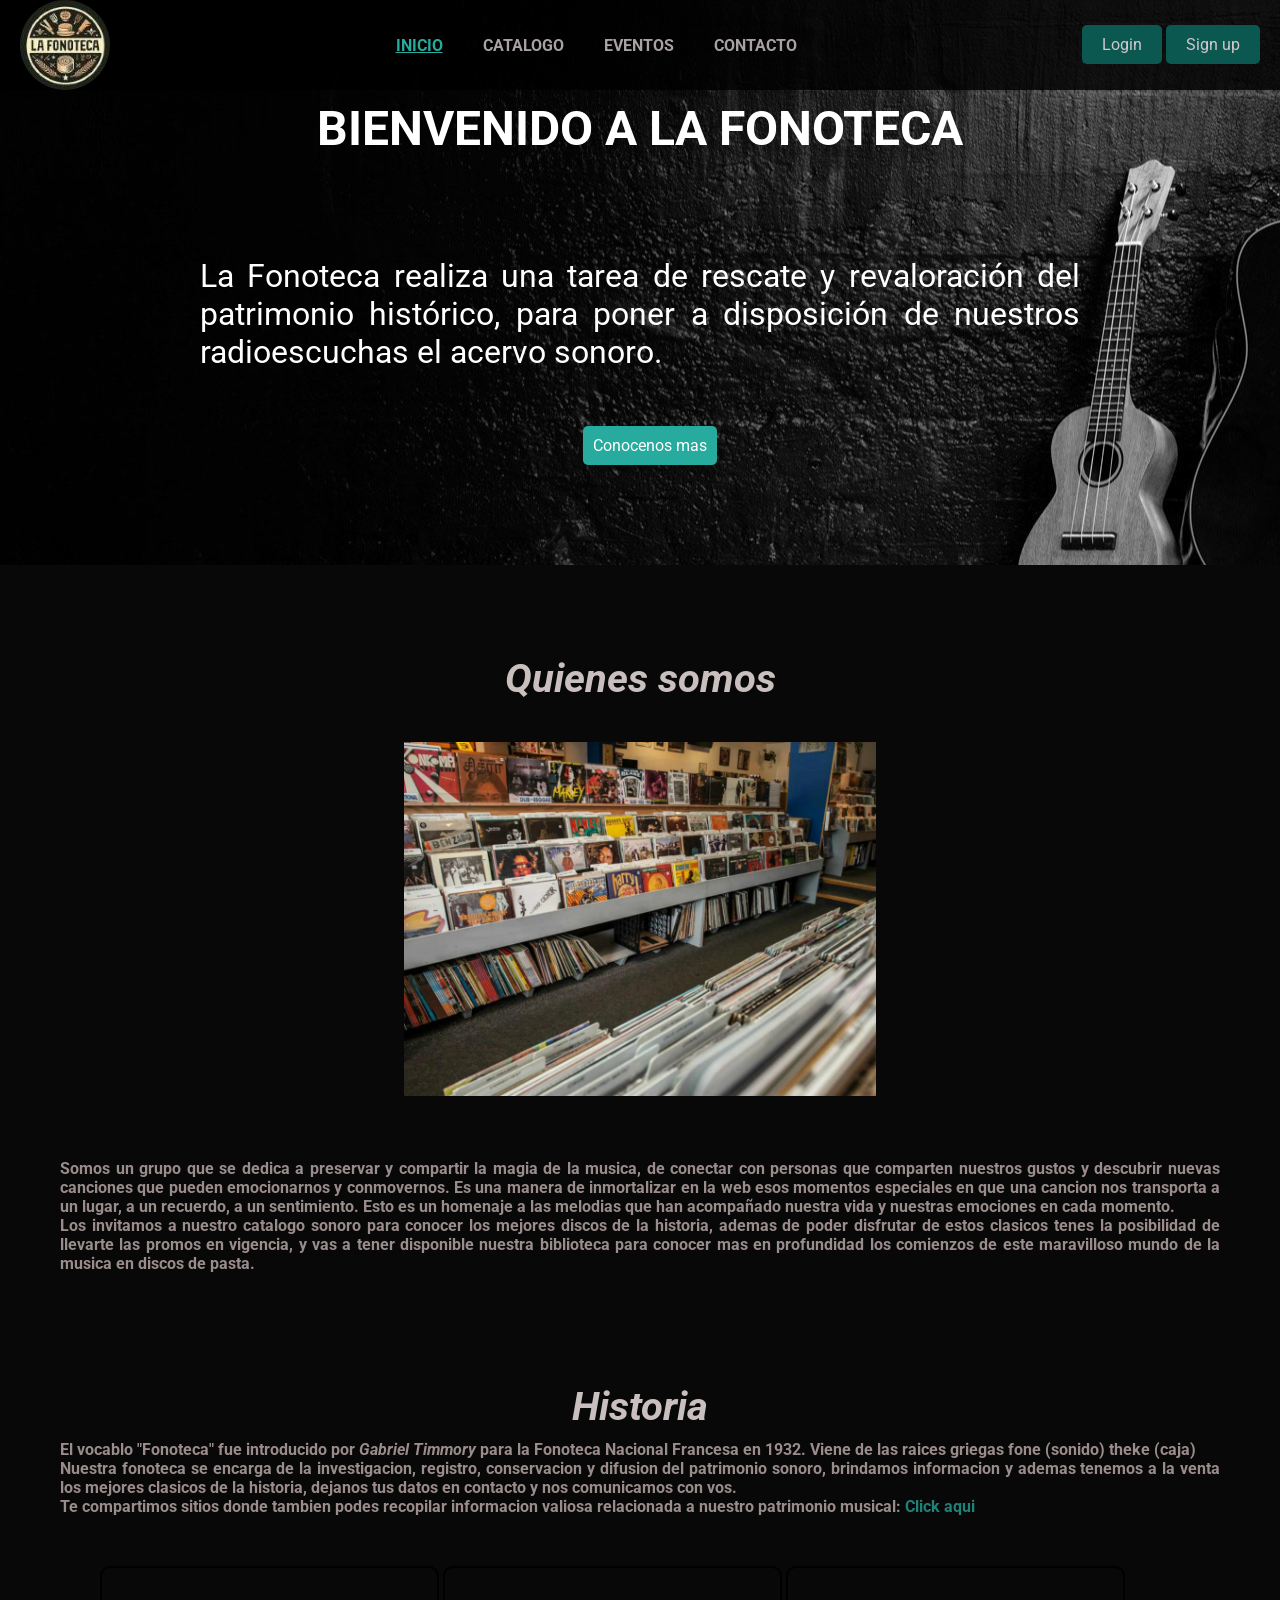
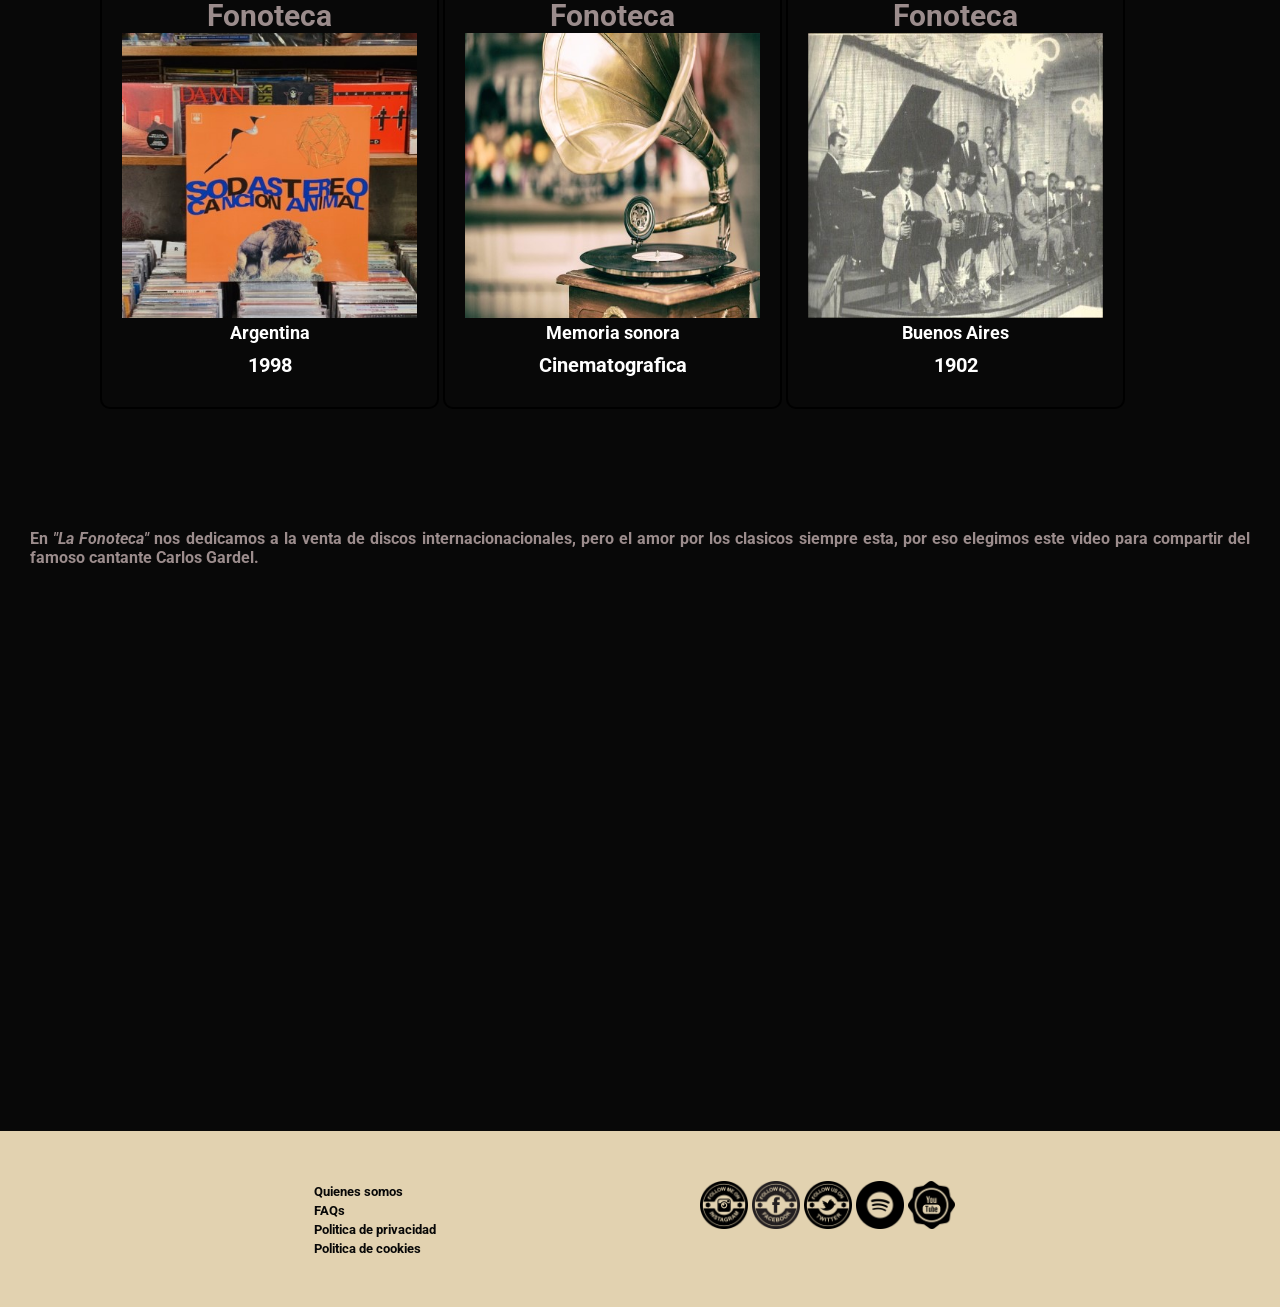
<file: index.html>
<!DOCTYPE html>
<html lang="es">
<head>
    <meta charset="UTF-8">
    <meta name="viewport" content="width=device-width, initial-scale=1.0">
    <meta name="description" content="disqueria online, eventos musicales, Grupo 1 Codo a Codo 4.0">
    <meta name="keywords" content="musica, eventos, fonoteca, discos">
    <link rel="icon" href="./Assets/images/icono.png" type="image/png">
    <link rel="stylesheet" href="./css/style.css">
    <title>Index</title>
</head>
<body class="body">
    <header class="header_eventos">
        <div class="contenedor">
            <div class="menu">
                <img src="./Assets/images/Logo2.jpg" alt="Icono La Fonoteca">
                <div class="lista">
                    <nav>
                        <ul>
                            <li><a class="active" href="./index.html">Inicio</a></li>
                            <li><a href="./Pages/catalogo.html">Catalogo</a></li>
                            <li><a href="./Pages/eventos.html">Eventos</a></li>
                            <li><a href="./Pages/contacto.html">Contacto</a></li>
                        </ul>
                    </nav>
                </div>
                <div class="boton">
                    <a href="./Pages/en_contruccion.html" target="_blank">Login</a>
                    <a href="./Pages/en_contruccion.html" target="_blank">Sign up</a>
                </div>
            </div>
        </div>
        <div id="hidden">
            <div id="menu_desplegable">
                <img src="./Assets/images/Logo2.jpg" alt="Icono La Fonoteca">
                <div class="lista_desplegable">
                    <nav>
                        <input type="checkbox" id="menu">
                        <label for="menu"><img id="icono_menu" src="./Assets/images/menu.png" alt="icono menu"></label>
                        <ol>
                            <li><a class="active" href="./index.html">Inicio</a></li>
                            <li><a href="./Pages/catalogo.html">Catalogo</a></li>
                            <li><a href="./Pages/eventos.html">Eventos</a></li>
                            <li><a href="./Pages/contacto.html">Contacto</a></li>
                            <li class="li"><a href="./Pages/en_contruccion.html" target="_blank">Login</a></li>
                            <li class="li"><a href="./Pages/en_contruccion.html" target="_blank">Sign up</a></li>
                        </ol>
                    </nav>
                </div>
            </div>
        </div>
    </header>
    <main>
        <section id="container-index">
            <h1 class="animacion">Bienvenido a La Fonoteca</h1>
            <p id="encabezado">La Fonoteca realiza una tarea de rescate y revaloración del patrimonio histórico, para poner a disposición de nuestros radioescuchas el acervo sonoro.</p>  
            <div id="boton_index"><a href="./Pages/en_contruccion.html" target="_blank">Conocenos mas</a></div>
        </section>
        <section class="container-mision">
            <h2 >Quienes somos</h2>
            <img class="img-mision" src="./Assets/images/Fono.jpg" alt="Imagen del local">
            <p class="text">Somos un grupo que se dedica a preservar y compartir la magia de la musica, de conectar con personas que comparten nuestros gustos y descubrir nuevas canciones que pueden emocionarnos y conmovernos. Es una manera de inmortalizar en la web esos momentos especiales en que una cancion nos transporta a un lugar, a un recuerdo, a un sentimiento. Esto es un homenaje a las melodias que han acompañado nuestra vida y nuestras emociones en cada momento. <br>Los invitamos a nuestro catalogo sonoro para conocer los mejores discos de la historia, ademas de poder disfrutar de estos clasicos tenes la posibilidad de llevarte las promos en vigencia, y vas a tener disponible nuestra biblioteca para conocer mas en profundidad los comienzos de este maravilloso mundo de la musica en discos de pasta.</p>
        </section>
        <section class="container-historia">
            <h3 id="history" >Historia</h3>
            <p class="text" >El vocablo "Fonoteca" fue introducido por <em><strong>Gabriel Timmory</strong></em> para la Fonoteca Nacional Francesa en 1932. Viene de las raices griegas fone (sonido) theke (caja) <br> Nuestra fonoteca se encarga de la investigacion, registro, conservacion y difusion del patrimonio sonoro, brindamos informacion y ademas tenemos a la venta los mejores clasicos de la historia, dejanos tus datos en contacto y nos comunicamos con vos. <br> Te compartimos sitios donde tambien podes recopilar informacion valiosa relacionada a nuestro patrimonio musical: <a href="./Pages/en_contruccion.html" target="_blank">Click aqui</a></p>
        <div class="galeria">
            <ul class="productos">
                <li>
                    <h4 class="titulo-galeria">Fonoteca</h4>
                    <img src="./Assets/images/fonoteca_nacional_Arg_1.jpg" alt="Error al cargar imagen">
                    <p class="producto-descripcion">Argentina</p>
                    <p class="producto-año">1998</p>
                </li>
                <li>
                    <h4 class="titulo-galeria">Fonoteca</h4>
                    <img src="./Assets/images/memoria_cinematografica.jpg" alt="Error al cargar imagen">
                    <p class="producto-descripcion">Memoria sonora</p>
                    <p class="producto-año">Cinematografica</p>
                </li>
                <li>
                    <h4 class="titulo-galeria">Fonoteca</h4>
                    <img src="./Assets/images/Fonoteca_Nacional_Musica_1902.jpg" alt="Error al cargar imagen">
                    <p class="producto-descripcion">Buenos Aires</p>
                    <p class="producto-año">1902</p>
                </li>
            </ul>
        </div>
        </section>

        <section class="container-contenido" >
            <p class="text" >En <strong><em>"La Fonoteca"</em></strong> nos dedicamos a la venta de discos internacionacionales, pero el amor por los clasicos siempre esta, por eso elegimos este video para compartir del famoso cantante Carlos Gardel.</p>

            <div >
                <iframe class="container-video" src="https://www.youtube.com/embed/29UBiiLG5Z4?si=FC2PPcsYjZdq1QbZ" title="YouTube video player" allow="accelerometer; autoplay; clipboard-write; encrypted-media; gyroscope; picture-in-picture; web-share" referrerpolicy="strict-origin-when-cross-origin" allowfullscreen></iframe>
            </div>
            
        </section>
    </main>
    <footer>
        <div class="footer_datos">
            <ul class="datos">
                <li><a href="./Pages/en_contruccion.html" target="_blank">Quienes somos</a></li>
                <li><a href="./Pages/en_contruccion.html" target="_blank">FAQs</a></li>
                <li><a href="./Pages/en_contruccion.html" target="_blank">Politica de privacidad</a></li>
                <li><a href="./Pages/en_contruccion.html" target="_blank">Politica de cookies</a></li>
            </ul>
        </div>
        <div class="redes">
            <a href="https://www.instagram.com/" target="_blank"><img src="./Assets/images/sigueme-en-la-insignia-retro-de-instagram.png" alt="instagram"></a>
            <a href="https://www.facebook.com/" target="_blank"><img src="./Assets/images/insignia-circular-retro-social-de-facebook.png" alt="facebook"></a>
            <a href="https://twitter.com/?lang=es" target="_blank"><img src="./Assets/images/siguenos-en-la-insignia-retro-de-twitter.png" alt="Twitter"></a>
            <a href="https://open.spotify.com/intl-es" target="_blank"><img src="./Assets/images/Insignia-spotify.png" alt="spotify"></a>
            <a href="https://www.youtube.com/" target="_blank"><img src="./Assets/images/insignia-social-de-youtube.png" alt="youtube"></a>
        </div>
    </footer>
</body>
</html>
</file>
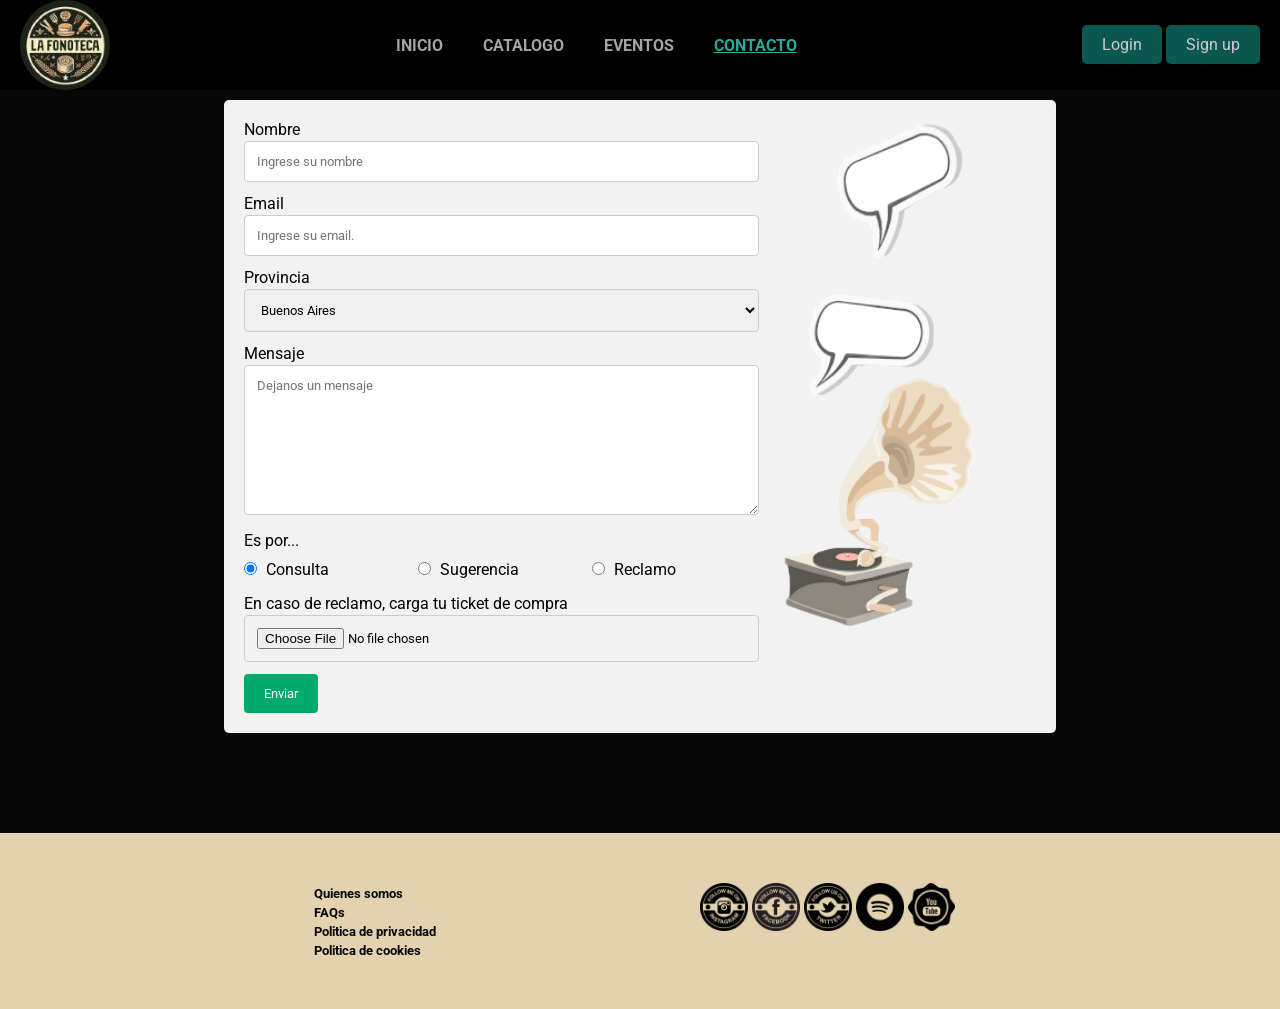
<file: Pages/contacto.html>
<!DOCTYPE html>
<html lang="en">
<head>
    <meta charset="UTF-8">
    <meta name="viewport" content="width=device-width, initial-scale=1.0">
    <meta name="description" content="disqueria online, eventos musicales, Grupo 1 Codo a Codo 4.0">
    <meta name="keywords" content="musica, eventos, fonoteca, discos">
    <link rel="icon" href="../Assets/images/icono.png" type="image/png">
    <link rel="stylesheet" href="../css/style.css">
    <title>Contacto - TestPage</title>
</head>
<body class="body">
    <header class="header_eventos">
        <div class="contenedor">
            <div class="menu">
                <img src="../Assets/images/Logo2.jpg" alt="Icono La Fonoteca">
                <div class="lista">
                    <nav>
                        <ul>
                            <li><a href="../index.html">Inicio</a></li>
                            <li><a href="../Pages/catalogo.html">Catalogo</a></li>
                            <li><a href="../Pages/eventos.html">Eventos</a></li>
                            <li><a class="active" href="../Pages/contacto.html">Contacto</a></li>
                        </ul>
                    </nav>
                </div>
                <div class="boton">
                    <a href="./en_contruccion.html" target="_blank">Login</a>
                    <a href="./en_contruccion.html" target="_blank">Sign up</a>
                </div>
            </div>
        </div>    
        <div id="hidden">
            <div id="menu_desplegable">
                <img src="../Assets/images/Logo2.jpg" alt="Icono La Fonoteca">
                <div class="lista_desplegable">
                    <nav>
                        <input type="checkbox" id="menu">
                        <label for="menu"><img id="icono_menu" src="../Assets/images/menu.png" alt="icono menu"></label>
                        <ol>
                            <li><a href="../index.html">Inicio</a></li>
                            <li><a href="../Pages/catalogo.html">Catalogo</a></li>
                            <li><a href="../Pages/eventos.html">Eventos</a></li>
                            <li><a class="active" href="../Pages/contacto.html">Contacto</a></li>
                            <li class="li"><a href="./en_contruccion.html" target="_blank">Login</a></li>
                            <li class="li"><a href="./en_contruccion.html" target="_blank">Sign Up</a></li>
                        </ol>
                    </nav>
                </div>
            </div>
        </div>
    </header>
    <main id="main_contacto">
        <div class="container">
            <div class="form-container">
                <form id="contactForm" action="../Pages/contacto.html" method="post">
              
                  <label for="name">Nombre</label>
                  <input type="text" id="name" name="name" placeholder="Ingrese su nombre">
              
                  <label for="email">Email</label>
                  <input type="email" id="email" name="email" placeholder="Ingrese su email.">
              
                  <label for="provincia">Provincia</label>
                  <select id="provincia" name="provincia">
                    <option value="buenos_aires">Buenos Aires</option>
                    <option value="catamarca">Catamarca</option>
                    <option value="chaco">Chaco</option>
                    <option value="chubut">Chubut</option>
                    <option value="cordoba">Córdoba</option>
                    <option value="corrientes">Corrientes</option>
                    <option value="entre_rios">Entre Ríos</option>
                    <option value="formosa">Formosa</option>
                    <option value="jujuy">Jujuy</option>
                    <option value="la_pampa">La Pampa</option>
                    <option value="la_rioja">La Rioja</option>
                    <option value="mendoza">Mendoza</option>
                    <option value="misiones">Misiones</option>
                    <option value="neuquen">Neuquén</option>
                    <option value="rio_negro">Río Negro</option>
                    <option value="salta">Salta</option>
                    <option value="san_juan">San Juan</option>
                    <option value="san_luis">San Luis</option>
                    <option value="santa_cruz">Santa Cruz</option>
                    <option value="santa_fe">Santa Fe</option>
                    <option value="santiago_del_estero">Santiago del Estero</option>
                    <option value="tierra_del_fuego">Tierra del Fuego</option>
                    <option value="tucuman">Tucumán</option>
                  </select>
              
                  <label for="mensaje">Mensaje</label>
                  <textarea id="mensaje" name="mensaje" placeholder="Dejanos un mensaje" style="height:150px"></textarea>
              
                  <label>Es por... </label>
                  <div class="radio-container">
                    <label class="radio-label">
                      <input type="radio" class="radio-input" name="motivo" value="consulta" checked> Consulta
                    </label>
                    <label class="radio-label">
                      <input type="radio" class="radio-input" name="motivo" value="sugerencia"> Sugerencia
                    </label>
                    <label class="radio-label">
                        <input type="radio" class="radio-input" name="motivo" value="reclamo"> Reclamo
                      </label>
                  </div>

                <label for="imagen">En caso de reclamo, carga tu ticket de compra</label>
                <input type="file" id="imagen" name="imagen" accept="image/jpeg, image/jpg">
                
                <input type="button" value="Enviar" onclick="validateForm()">
                </form>
            </div>
            <div class="form-image">
                <img src="../Assets/images/form_side.png" alt="Formulario de contacto">
            </div>
          </div>
            <div id="popup" class="popup" style="display: none;">
                <div class="popup-content">
                    <div class="popup-header">
                        <span class="popup-title"></span>
                        <span class="popup-close" onclick="closePopup()">x</span>
                    </div>
                    <div class="popup-message"></div>
                </div>
            </div>
    </main>
    <footer>
        <div class="footer_datos">
            <ul class="datos">
                <li><a href="./en_contruccion.html" target="_blank">Quienes somos</a></li>
                <li><a href="./en_contruccion.html" target="_blank">FAQs</a></li>
                <li><a href="./en_contruccion.html" target="_blank">Politica de privacidad</a></li>
                <li><a href="./en_contruccion.html" target="_blank">Politica de cookies</a></li>
            </ul>
        </div>
        <div class="redes">
            <a href="https://www.instagram.com/" target="_blank"><img src="../Assets/images/sigueme-en-la-insignia-retro-de-instagram.png" alt="instagram"></a>
            <a href="https://www.facebook.com/" target="_blank"><img src="../Assets/images/insignia-circular-retro-social-de-facebook.png" alt="facebook"></a>
            <a href="https://twitter.com/?lang=es" target="_blank"><img src="../Assets/images/siguenos-en-la-insignia-retro-de-twitter.png" alt="Twitter"></a>
            <a href="https://open.spotify.com/intl-es" target="_blank"><img src="../Assets/images/Insignia-spotify.png" alt="spotify"></a>
            <a href="https://www.youtube.com/" target="_blank"><img src="../Assets/images/insignia-social-de-youtube.png" alt="youtube"></a>
        </div>
    </footer>
    <script src="../scripts/validateForm.js"></script>
</body>
</html>
</file>
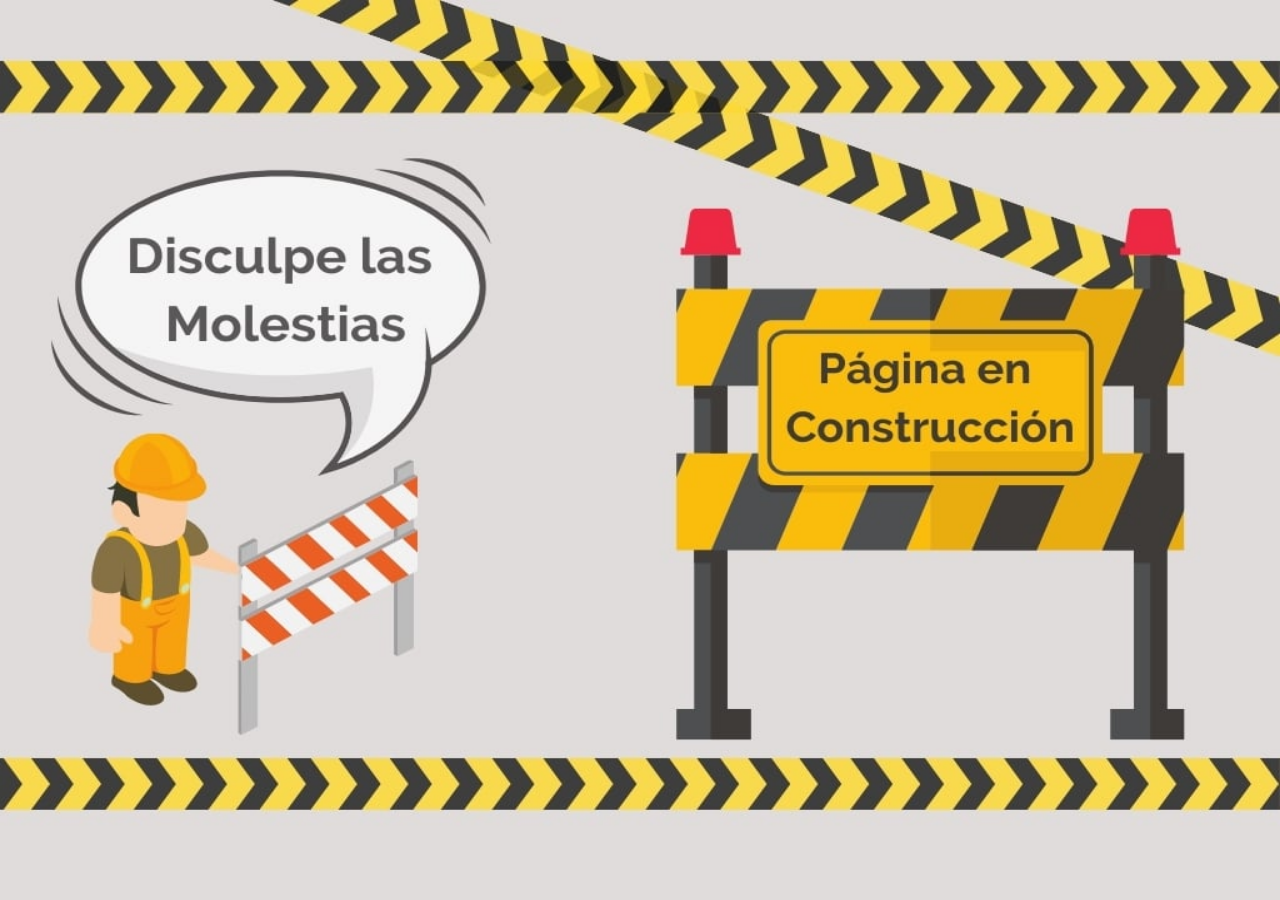
<file: Pages/en_contruccion.html>
<!DOCTYPE html>
<html lang="en">
<head>
    <meta charset="UTF-8">
    <meta name="viewport" content="width=device-width, initial-scale=1.0">
    <meta name="description" content="disqueria online, eventos musicales, Grupo 1 Codo a Codo 4.0">
    <meta name="keywords" content="musica, eventos, fonoteca, discos">
    <link rel="icon" href="../Assets/images/icono.png" type="image/png">
    <link rel="stylesheet" href="../css/style.css">
    <title>En construccion</title>
</head>
<body id="construccion">
</body>
</html>
</file>
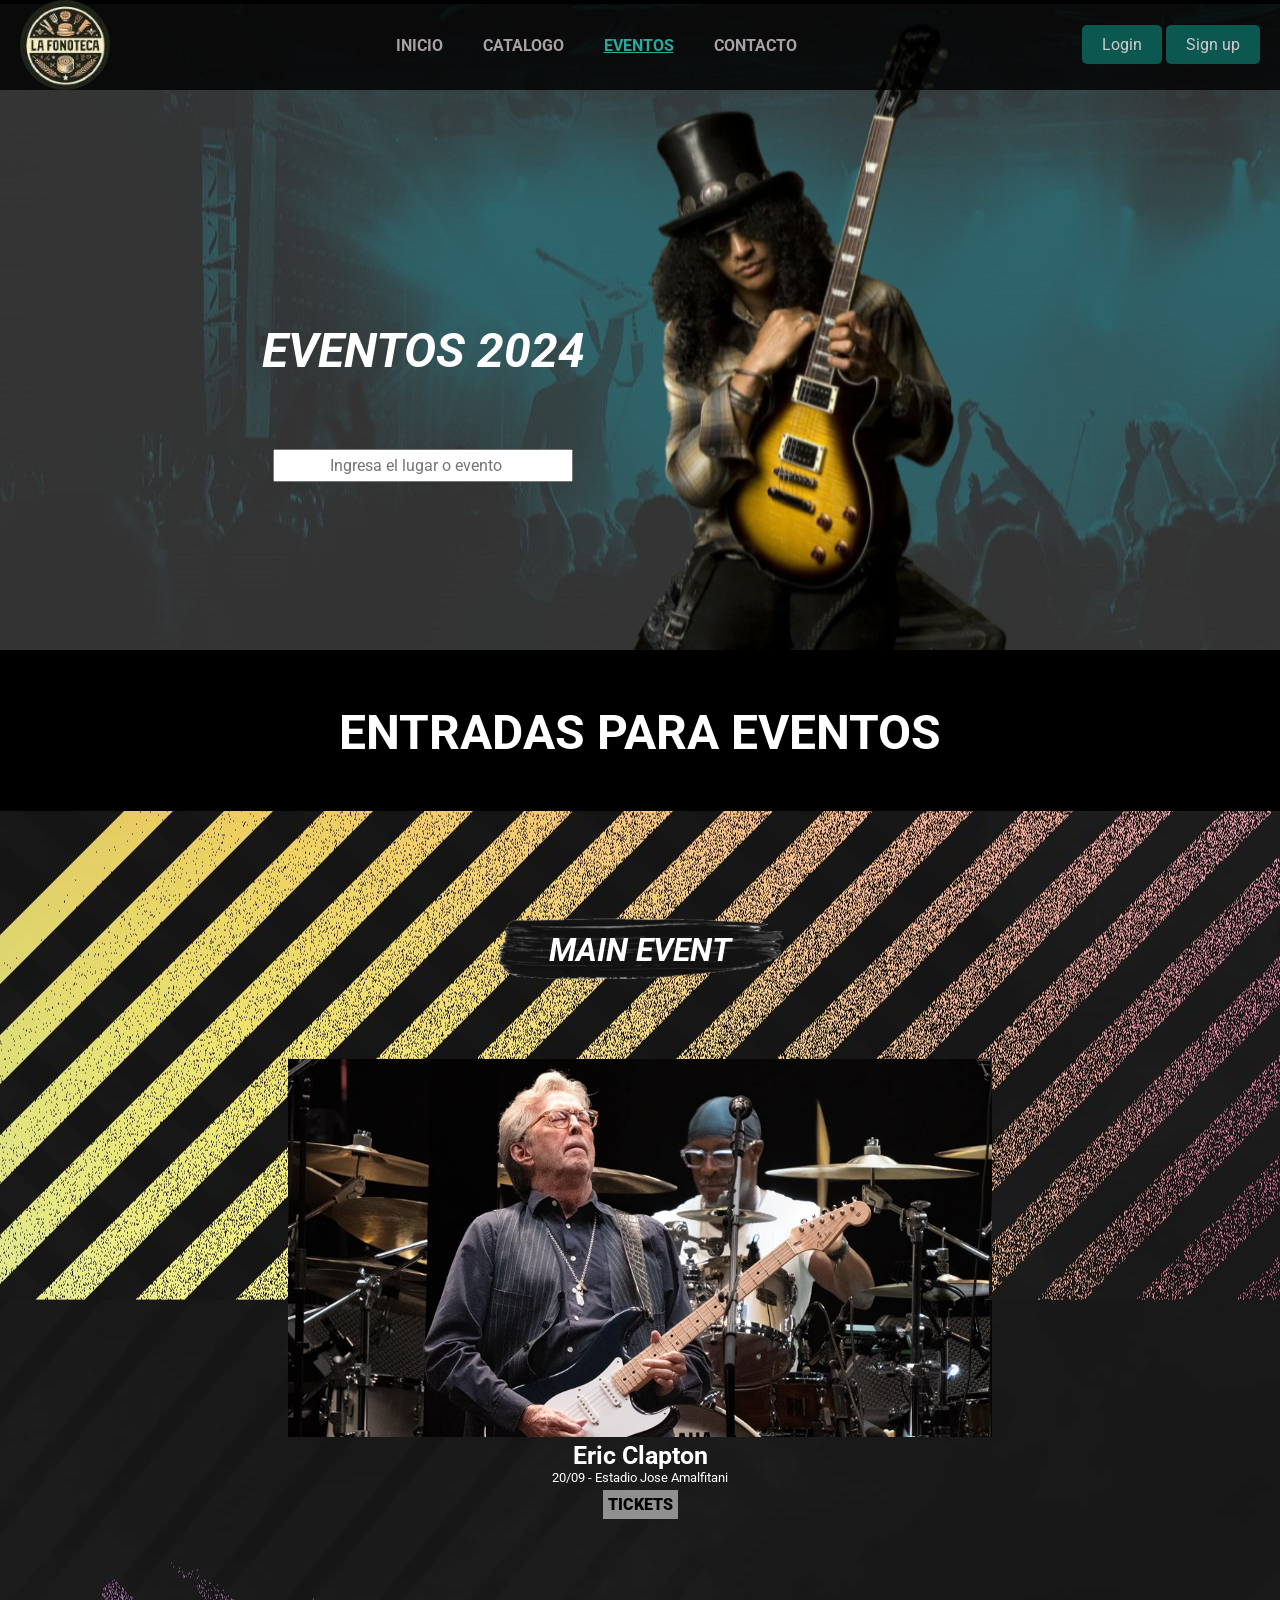
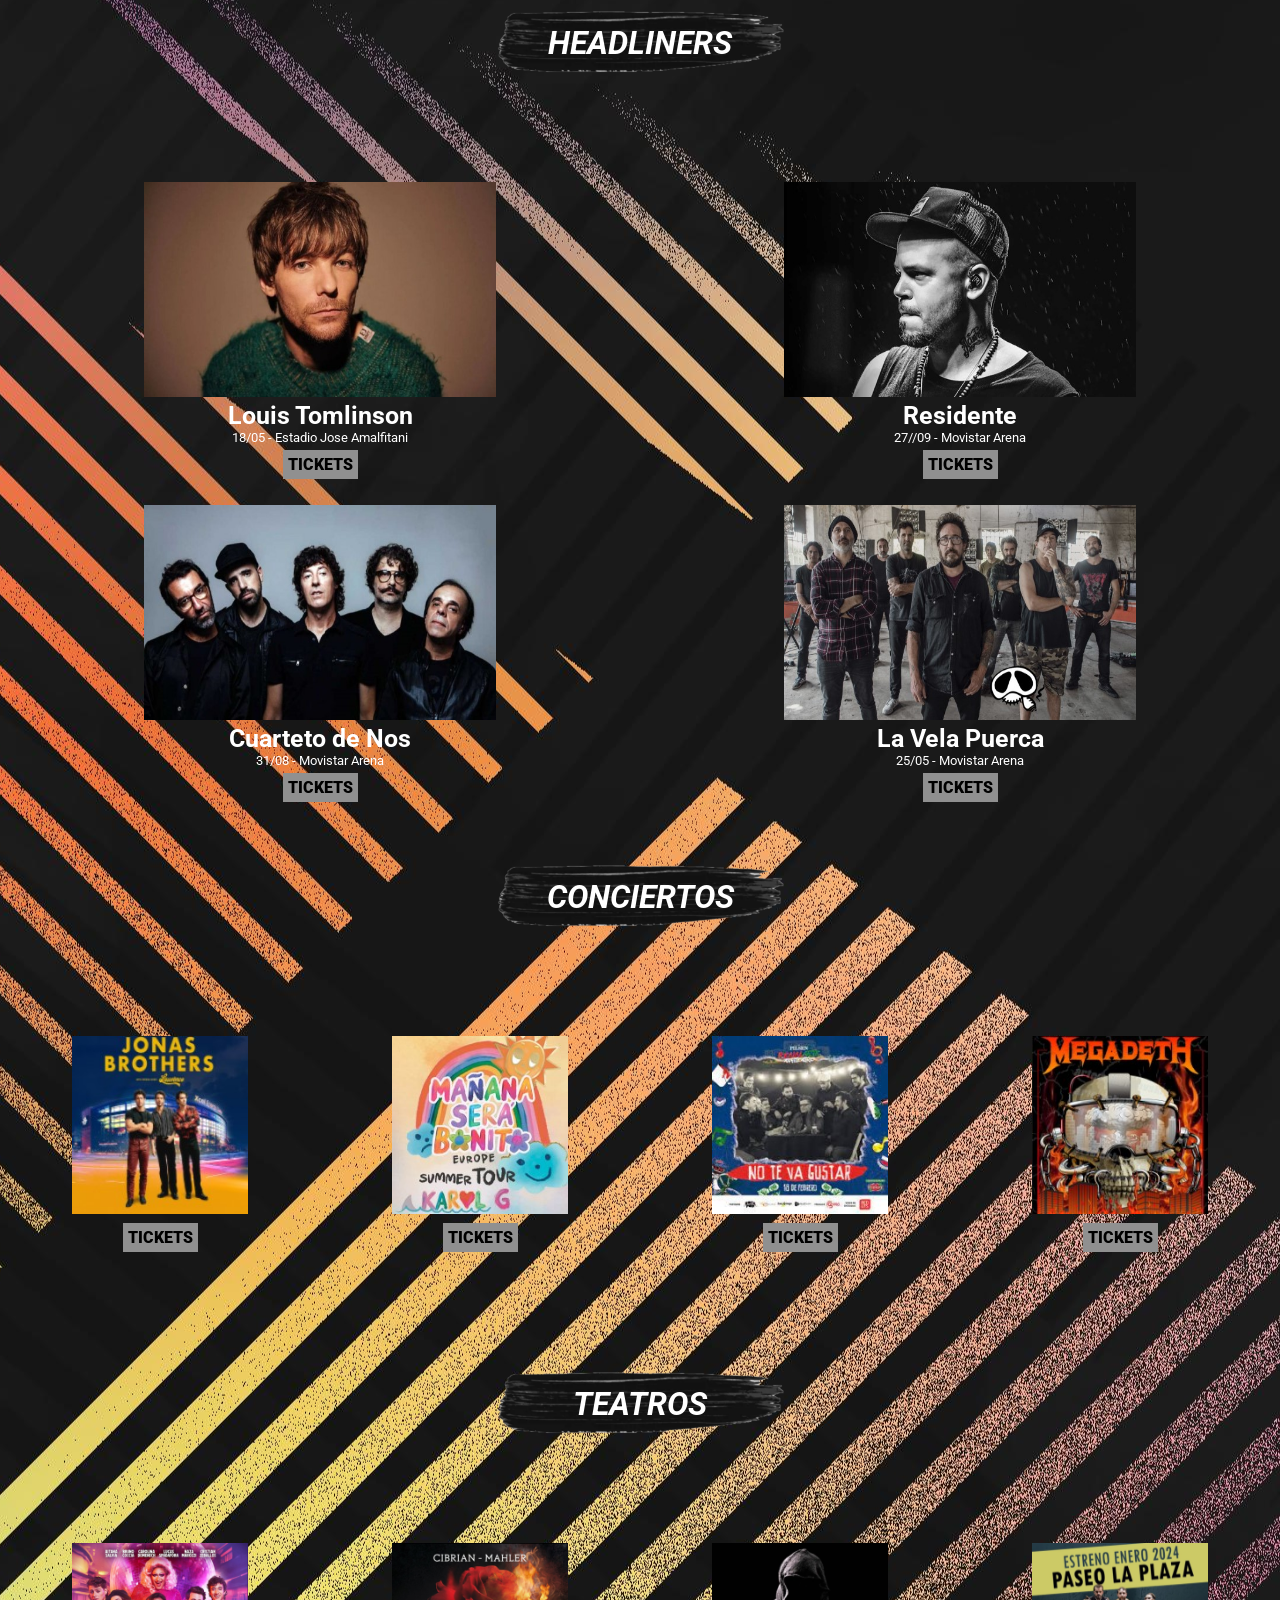
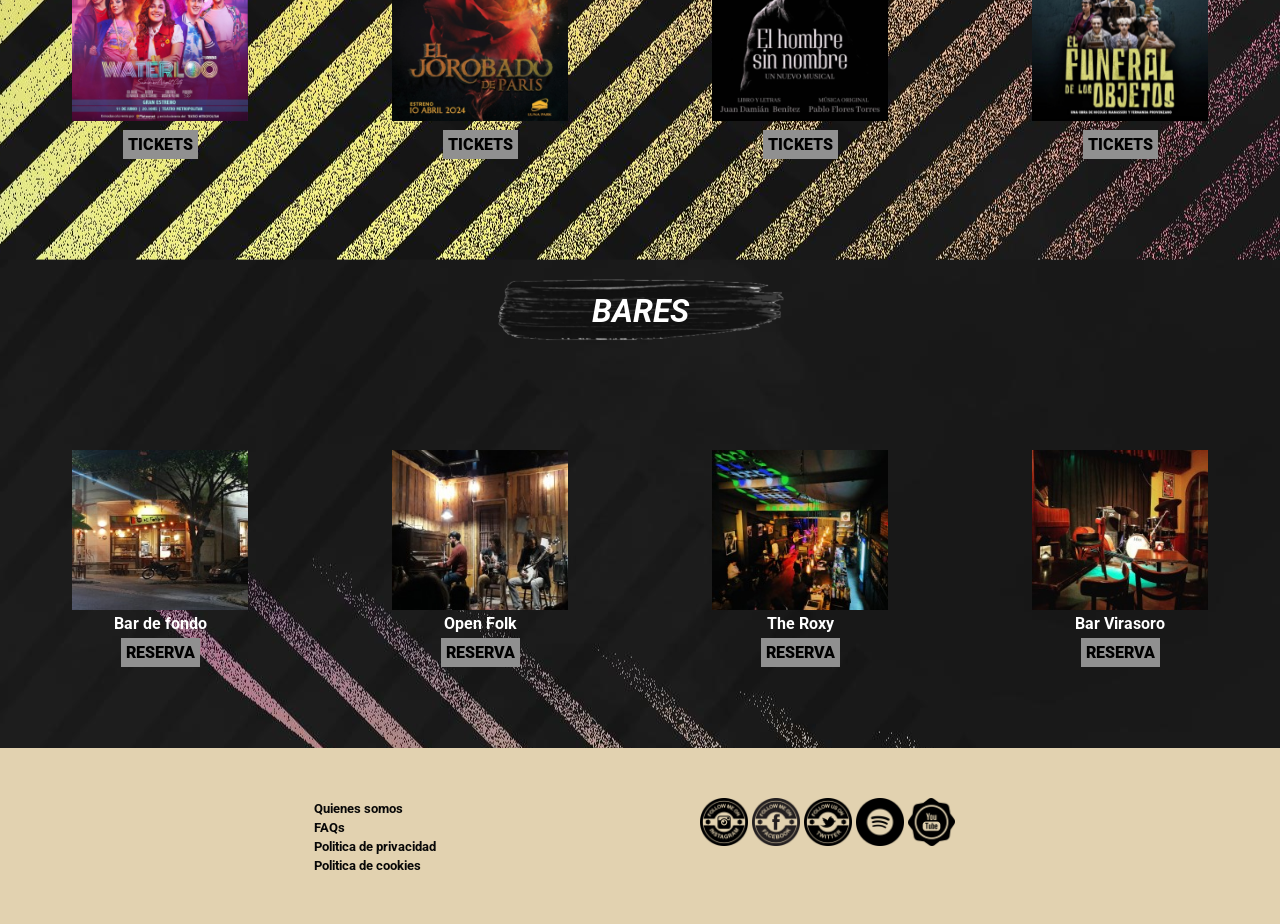
<file: Pages/eventos.html>
<!DOCTYPE html>
<html lang="en">
<head>
    <meta charset="UTF-8">
    <meta name="viewport" content="width=device-width, initial-scale=1.0">
    <meta name="description" content="disqueria online, eventos musicales, Grupo 1 Codo a Codo 4.0">
    <meta name="keywords" content="musica, eventos, fonoteca, discos">
    <link rel="icon" href="../Assets/images/icono.png" type="image/png">
    <link rel="stylesheet" href="../css/style.css">
    <title>Eventos</title>
</head>
<body id="body_eventos">
    <header class="header_eventos">
        <div class="contenedor">
            <div class="menu">
                <img src="../Assets/images/Logo2.jpg" alt="Icono La Fonoteca">
                <div class="lista">
                    <nav>
                        <ul>
                            <li><a href="../index.html">Inicio</a></li>
                            <li><a href="../Pages/catalogo.html">Catalogo</a></li>
                            <li><a class="active" href="../Pages/eventos.html">Eventos</a></li>
                            <li><a href="../Pages/contacto.html">Contacto</a></li>
                        </ul>
                    </nav>
                </div>
                <div class="boton">
                    <a href="../Pages/en_contruccion.html" target="_blank">Login</a>
                    <a href="../Pages/en_contruccion.html" target="_blank">Sign up</a>
                </div>
            </div>
        </div>   
        <div id="hidden">
            <div id="menu_desplegable">
                <img src="../Assets/images/Logo2.jpg" alt="Icono La Fonoteca">
                <div class="lista_desplegable">
                    <nav>
                        <input type="checkbox" id="menu">
                        <label class="label" for="menu"><img id="icono_menu" src="../Assets/images/menu.png" alt="icono menu"></label>
                        <ol>
                            <li><a href="../index.html">Inicio</a></li>
                            <li><a href="../Pages/catalogo.html">Catalogo</a></li>
                            <li><a class="active" href="../Pages/eventos.html">Eventos</a></li>
                            <li><a href="../Pages/contacto.html">Contacto</a></li>
                            <li class="li"><a href="../Pages/en_contruccion.html" target="_blank">Login</a></li>
                            <li class="li"><a href="../Pages/en_contruccion.html" target="_blank">Sign up</a></li>
                        </ol>
                    </nav>
                </div>
            </div>
        </div>    
    </header>
    <main id="main_eventos">
        <section id="inicio">
            <div id="slash">
                <img src="../Assets/images/guitarra3.png" alt="una imagen de Slash">
            </div>
            <div id="buscar_eventos">
                <h2 class="animacion">eventos 2024</h2>
                <form action="submit" method="post">
                    <input class="input" type="search" placeholder="Ingresa el lugar o evento">
                </form>
            </div>  
        </section>
        <h1>entradas para eventos</h1>	
        <section id="eventos">
            <h2 id="titulo_main">main event</h2>
            <div id="main_event">
                <img src="../Assets/images/clapton.jpg" alt="">
                <h3 class="event">Eric Clapton</h3>
                <p class="event2">20/09 - Estadio Jose Amalfitani</p>
                <div class="boton_ticket"><a href="../Pages/en_contruccion.html" target="_blank">Tickets</a></div>
            </div>     
            <h2 id="headliners">headliners</h2>
            <div id="headliner1">
                <img src="../Assets/images/louis-tomlinson.jpg" alt="">
                <h3 class="event">Louis Tomlinson</h3>
                <p class="event2">18/05 - Estadio Jose Amalfitani</p>
                <div class="boton_ticket"><a href="../Pages/en_contruccion.html" target="_blank">Tickets</a></div>
            </div>
            <div id="headliner2">
                <img src="../Assets/images/residente.jpg" alt="">
                <h3 class="event">Residente</h3>
                <p class="event2">27//09 - Movistar Arena</p>
                <div class="boton_ticket"><a href="../Pages/en_contruccion.html" target="_blank">Tickets</a></div>
            </div>
            <div id="headliner3">
                <img src="../Assets/images/cuarteto.jpg" alt="">
                <h3 class="event">Cuarteto de Nos</h3>
                <p class="event2">31/08 - Movistar Arena</p>
                <div class="boton_ticket"><a href="../Pages/en_contruccion.html" target="_blank">Tickets</a></div>
            </div>    
            <div id="headliner4">
                <img src="../Assets/images/lavela.jpg" alt="">
                <h3 class="event">La Vela Puerca</h3>
                <p class="event2">25/05 - Movistar Arena</p>
                <div class="boton_ticket"><a href="../Pages/en_contruccion.html" target="_blank">Tickets</a></div>
            </div>
            <h2 id="conciertos">conciertos</h2>
            <div id="concierto1">
                <img src="../Assets/images/jonas_brothers.jpg" alt="Imagen del cartel del recital de The Jonas Brothers">
                <div class="boton_ticket"><a href="../Pages/en_contruccion.html" target="_blank">Tickets</a></div>
            </div>
            <div id="concierto2">
                <img src="../Assets/images/karolG1.jpg" alt="Imagen del cartel del recital de Karol G">
                <div class="boton_ticket"><a href="../Pages/en_contruccion.html" target="_blank">Tickets</a></div>
            </div>
            <div id="concierto3">
                <img src="../Assets/images/NTVG.jpg" alt="Imagen del cartel del recital de no te va a gustar">
                <div class="boton_ticket"><a href="../Pages/en_contruccion.html" target="_blank">Tickets</a></div>
            </div>
            <div id="concierto4">
                <img src="../Assets/images/megadeth.jpg" alt="Imagen del cartel del recital de Megadeath">
                <div class="boton_ticket"><a href="../Pages/en_contruccion.html" target="_blank">Tickets</a></div>
            </div>
            <h2 id="teatros">teatros</h2>
            <div id="teatro1">
                <img src="../Assets/images/waterloo.png" alt="Imagen de obra de teatro Waterloo">
                <div class="boton_ticket"><a href="../Pages/en_contruccion.html" target="_blank">Tickets</a></div>
            </div>
            <div id="teatro2">
                <img src="../Assets/images/jorobado.png" alt="Imagen de la obra de teatro El Jorobado de Notre Damme">
                <div class="boton_ticket"><a href="../Pages/en_contruccion.html" target="_blank">Tickets</a></div>
            </div>
            <div id="teatro3">
                <img src="../Assets/images/hombresinnombre.png" alt="Imagen de la obra de teatro de El hombre sin nombre">
                <div class="boton_ticket"><a href="../Pages/en_contruccion.html" target="_blank">Tickets</a></div>
            </div>
            <div id="teatro4">
                <img src="../Assets/images/funeral.png" alt="Imagen de la obra de teatro El funeral de los objetos">
                <div class="boton_ticket"><a href="../Pages/en_contruccion.html" target="_blank">Tickets</a></div>
            </div>
            <h2 id="bares">bares</h2>
            <div id="bar1">
                <img src="../Assets/images/bardefondo2.jpg" alt="Imagen de Bar de Fondo">
                <h4 class="titulo_bar">Bar de fondo</h4>
                <div class="boton_ticket"><a href="../Pages/en_contruccion.html" target="_blank">Reserva</a></div>
            </div>
            <div id="bar2">
                <img src="../Assets/images/openfolk.jpg" alt="Imagen del Bar Openfolk">
                <h4 class="titulo_bar">Open Folk</h4>
                <div class="boton_ticket"><a href="../Pages/en_contruccion.html" target="_blank">Reserva</a></div>
            </div>
            <div id="bar3">
                <img src="../Assets/images/theroxy.jpg" alt="Imagen del Bar The Roxy">
                <h4 class="titulo_bar">The Roxy</h4>
                <div class="boton_ticket"><a href="../Pages/en_contruccion.html" target="_blank">Reserva</a></div>
            </div>
            <div id="bar4">
                <img src="../Assets/images/virasoro.jpg" alt="Imagen del Bar Virasoro">
                <h4 class="titulo_bar">Bar Virasoro</h4>
                <div class="boton_ticket"><a href="../Pages/en_contruccion.html" target="_blank">Reserva</a></div>
            </div>
        </section> 
    </main>
    <footer>
        <div class="footer_datos">
            <ul class="datos">
                <li><a href="../Pages/en_contruccion.html" target="_blank">Quienes somos</a></li>
                <li><a href="../Pages/en_contruccion.html" target="_blank">FAQs</a></li>
                <li><a href="../Pages/en_contruccion.html" target="_blank">Politica de privacidad</a></li>
                <li><a href="../Pages/en_contruccion.html" target="_blank">Politica de cookies</a></li>
            </ul>
        </div>
        <div class="redes">
            <a href="https://www.instagram.com/" target="_blank"><img src="../Assets/images/sigueme-en-la-insignia-retro-de-instagram.png" alt="instagram"></a>
            <a href="https://www.facebook.com/" target="_blank"><img src="../Assets/images/insignia-circular-retro-social-de-facebook.png" alt="facebook"></a>
            <a href="https://twitter.com/?lang=es" target="_blank"><img src="../Assets/images/siguenos-en-la-insignia-retro-de-twitter.png" alt="Twitter"></a>
            <a href="https://open.spotify.com/intl-es" target="_blank"><img src="../Assets/images/Insignia-spotify.png" alt="spotify"></a>
            <a href="https://www.youtube.com/" target="_blank"><img src="../Assets/images/insignia-social-de-youtube.png" alt="youtube"></a>
        </div>
    </footer>
</body>
</html>
</file>
<file: css/style.css>
@import url('https://fonts.googleapis.com/css2?family=Lobster+Two:ital,wght@0,400;0,700;1,400;1,700&family=Roboto:wght@100&display=swap');

* {
  margin: 0;
  padding: 0;
  box-sizing: border-box;
  font-family: 'Roboto';
}

html {
  scroll-behavior:smooth;
}

body {
  background-color: #000000;
}

a {
  text-decoration: none;
}

li {
  list-style: none;
}

header .menu {
  display: flex;
  justify-content: space-between;
  margin: 0 20px;
}

header .menu .lista {
  display: flex;
  align-items: center;
}

header .menu img {
  border-radius: 50%;
}

header .menu .lista nav ul {
  display: flex;
}

header .menu .lista nav ul li {
  margin: 0 20px;
}

header .menu .lista nav ul li a {
  color: #a8a1a5;
  font-weight: bolder;
  text-transform: uppercase;
}

header .menu .lista nav ul li :hover {
  color: #e2d2b0;
}

header .menu .lista nav ul li .active {
  color:#26ab9e;
  text-decoration: underline;
  font-weight:bolder;
}

header .menu .boton {
  margin-top: 35px;
}

header .menu .boton a {
  background: #0b5850;
  color: #d2c8ce;
  padding: 10px 20px;
  border-radius: 5px;
}

header .menu .boton :hover {
  background: #1e8278;
  color: #d2c8ce;
  transition: 0.4s;
}

header .menu .boton :active {
  background: #010605;
  color: #ffffff;
}

#menu_desplegable {
  display: flex;
  flex-direction: row-reverse;
  justify-content: space-between;
  align-items: first baseline;
}

#menu_desplegable img {
  border-radius: 50%;
}

#hidden{
  display: none;
}

#icono_menu {
  margin-left: 5px;
  cursor: pointer;
}

.lista_desplegable {
  width: 100%;
}

ol{
  display: none;
}

#menu:checked  ~ ol{
  display:block;
}

#menu {
  display: none;
 }

.label {
  box-sizing: border-box;
  display: inline-block;
  border: 1px solid black;
  border-radius: 5px;
  width: 50px;
  height: 50px;
  line-height: 50px;
  font-weight: bold;
  text-align: center;
  user-select: none;
  color: #fff;
}

ol li {
  text-align: center;
  margin: 0;
  padding: 10px;
  list-style: none;
  border-bottom: 1px solid #000000;
}

ol li:hover {
  background-color: #000000;
  cursor: pointer;
}

ol .li {
  cursor: pointer;
}

ol li:hover {
  cursor: pointer;
}

ol li a {
  text-decoration: none;
  color: #2cf9e4;
  font-weight: bolder;
}

ol li a:hover {
  text-decoration: none;
  color: #fff;
  font-weight: bolder;
}

ol .li a {
  text-decoration: none;
  color: #e2d2b0;
}

ol .li a:hover {
  text-decoration: none;
  color: #0b5850;
}

/* INDEX */

.body{
  background-color: #080808;
}

#container-index{
  background: url(../Assets/images/background_index.jpg) center;
  width: 100%;
  height: auto;
  padding-top: 50px;
  display: flex;
  flex-direction: column;
  align-items: center;
  justify-content: center;
}

#titulo_index {
  padding-top: 100px;
  text-transform: uppercase;
  font-size: 3rem;
  color: #ffffff;
}

#encabezado {
  text-align: justify;
  font-size: 2rem;
  padding: 50px 200px;
}

#boton_index {
  margin: 5px 0 100px 20px;
  border-radius: 5px;
  padding: 10px;
  background-color: #26ab9e;
  width: fit-content;
  text-decoration: none;
}

#boton_index:hover {
  background-color: #b4f8f1;
}

#boton_index a {
  color: #ffffff;
}

#boton_index a:hover {
  color: #080808;
}

h2{
  font-style: oblique;
  font-size: 40px;
  font-weight: bold;
  text-align: center;
  color: rgb(201, 191, 191);
  padding: 20px;
  margin: 20px; 
}

#history{
  font-style: oblique;
  font-size: 40px;
  font-weight: bold;
  text-align: center;
  color: rgb(201, 191, 191);
  padding: 10px;
}

.container-mision{
  color: rgb(155, 140, 140);
  font-weight: bolder;
  padding-right: 200px;
  padding: 50px;
}
 
.img-mision{
  width: 40%; 
  margin: 0 0 5% 30%;
}

.container-historia{
  color: rgb(155, 140, 140);
  font-weight: bolder;
  padding: 50px;
}

.container-contenido {
  padding: 20px;
}

.productos{
  width: 100%;
  padding: 50px 0 50px 50px;
}

.productos li{
  display: inline-block;
  text-align: center;
  width: 30%;
  vertical-align: top;
  padding: 30px 20px;
  box-sizing: border-box;
  border: 2px solid #000000;
  border-radius: 10px;    
}

.productos li:hover{
  border-color: #3d2222;
}

.productos li:active{
  border-color: #088c19;
}

.productos h4{
  font-size: 30px;
  font-weight: bold;
}

.productos li:hover h4{
  font-size: 33px;
}

.productos li img {
  width: 100%;
}

.producto-descripcion{
  font-size: 18px;
}

.producto-año{
  font-size: 20px;
  font-weight: bold;
  margin-top:10px;
}

.text{
  font-size: 1rem;
  font-weight: bold;
  color: rgb(155, 140, 140);
  padding: 0 10px;
  text-align: justify;
  text-decoration: none;
}

a {
  color: #1e8278;
}

.container-video{
  margin: 20px auto;
  left:20%;
  width: 100%;
  height: 500px;
  border: 0px;
 }

/*CATALOGO*/

#inicio_catalogo {
  height: 80vh;
  background: url(../Assets/images/background_catalogo.jpg) center ;
  display: flex;
  align-items: center;
  justify-content: center;
}

#titulo_catalogo {
  text-transform: uppercase;
  font-size: 3rem;
  color: #ffffff;
  text-align: center;
  margin-left: 20px;
}

.contenedor2{
 max-width: 1200px;
 padding: 50px;
 margin: auto;
}

/* SECCION CONTENEDOR DE ITEMS */

.contenedor2 .contenedor-items{
 margin-top: 30px;
 display: grid;
 grid-template-columns: repeat(auto-fit, minmax(220px, 1fr));
 grid-gap:30px;
 grid-row-gap: 30px;
 /* width: 60%; */
 width: 100%;
 transition: .3s;
}

.contenedor2 .contenedor-items .item{
 max-width: 200px;
 margin: auto;
 border: 1px solid #666;
 border-radius: 10px;
 padding: 20px;
 transition: .3s;
}

.contenedor2 .contenedor-items .item .img-item{
 width: 100%;
}

.contenedor2 .contenedor-items .item:hover{
 box-shadow: 0 0 10px #666;
}

.contenedor2 .contenedor-items .item .titulo-item{
 display: block;
 font-weight: bold;
 text-align: center;
 text-transform: uppercase;
 color: #0b5850;
}

.contenedor2 .contenedor-items .item .precio-item{
 display: block;
 text-align: center;
 font-weight: bold;
 font-size: 22px;
 color: #d2c8ce;
}

.contenedor2 .contenedor-items .item .boton-item{
 display: block;
 margin: 10px auto;
 border: none;
 background-color: black;
 color: #fff;
 padding: 5px 15px;
 border-radius: 5px;
 cursor: pointer;
}

/* EN CONSTRUCCION */

#construccion{
  height: 100vh;
  background-image: url("../Assets/images/enconstruccion.jpg");
  background-repeat: no-repeat;
  background-size: 100% 100%;
  background-position: center;
}

/* EVENTOS */

.header_eventos {
  position: fixed;
  width: 100%;
  background-color: rgba(0, 0, 0, 0.8);
}

#main_eventos {
  background: #000000;
  width: 100%;
  text-align: center;
}

#inicio {
  background: url(../Assets/images/background.jpg) center no-repeat;
  display: flex;
  flex-direction: row-reverse;
  justify-content: center;
  align-items: center;
  padding: 0 150px;
  width: 100%;
}

#slash img {
  left: 25%;
}

#buscar_eventos{
  padding-top: 80px;
}

#buscar_eventos .input{
  width:450px;
  font-size: 1.5rem;
  padding: 5px 0;
  text-align: center;
}

h1 {
  text-transform: uppercase;
  font-size: 3rem;
  color: #ffffff;
  padding: 50px 0;
  text-align: center;
}

.animacion{
  text-transform: uppercase;
  font-size: 3rem;
  color: #ffffff;
  padding: 50px 0;
  text-align: center;
  -webkit-animation: animacion 0.5s cubic-bezier(0.250, 0.460, 0.450, 0.940);
	animation: animacion 0.5s cubic-bezier(0.250, 0.460, 0.450, 0.940) ;
}

@-webkit-keyframes animacion {
  0% {
    -webkit-transform: scale(0);
    transform: scale(0);
    opacity: 1;
  }
  100% {
    -webkit-transform: scale(1);
    transform: scale(1);
    opacity: 1;
  }
}
@keyframes animacion {
  0% {
    -webkit-transform: scale(0);
    transform: scale(0);
    opacity: 1;
  }
  100% {
    -webkit-transform: scale(1);
    transform: scale(1);
    opacity: 1;
  }
}

#eventos {
  background: url(../Assets/images/background2.jpg) center;
  padding: 50px 0;
  display: grid;
  grid-template-areas: 
  "titulo titulo titulo titulo"
  "main main main main"
  "headliners headliners headliners headliners"
  "headliner1 headliner1 headliner2 headliner2"
  "headliner3 headliner3 headliner4 headliner4"
  "conciertos conciertos conciertos conciertos"
  "concierto1 concierto2 concierto3 concierto4"
  "teatros teatros teatros teatros"
  "teatro1 teatro2 teatro3 teatro4"
  "bares bares bares bares"
  "bar1 bar2 bar3 bar4"
  ;
}

#titulo_main {
  background: url(../Assets/images/fondo_titulo.png) center no-repeat;
  padding: 50px 0;
  text-transform: uppercase;
  font-size: 2rem;
  color: #ffffff;
  grid-area: titulo;
  margin-top: 20px;
}

#main_event {
  margin-top: 20px;
  text-align: center;
  grid-area: main;
}

#headliners {
  background: url(../Assets/images/fondo_titulo.png) center no-repeat;
  padding: 100px 0;
  grid-area: headliners;
  text-transform: uppercase;
  font-size: 2rem;
  color: #ffffff;
  margin: 20px 0;
}

#headliner1 {
  grid-area: headliner1;
}

h3{
  color: #ffffff;
}

.titulo_bar{ 
  color: #ffffff;
  font-weight: bold;
  text-align: center;
}

p {
  color: #ffffff;
}

#headliner2 {
  grid-area: headliner2
}

#headliner3 {
  grid-area: headliner3;
  padding-top: 70px;
}

#headliner4 {
  grid-area: headliner4;
  padding-top: 70px;
}

#conciertos {
  background: url(../Assets/images/fondo_titulo.png) center no-repeat;
  padding: 100px 0;
  grid-area: conciertos;
  text-transform: uppercase;
  font-size: 2rem;
  color: #ffffff;
  margin: 20px 0;
}

#concierto1 {
  grid-area: concierto1;
  gap: 20px;
  padding-bottom: 20px;
}

#concierto2 {
  grid-area: concierto2;
  padding-bottom: 20px;
}

#concierto3 {
  grid-area: concierto3;
  padding-bottom: 20px;
}

#concierto4 {
  grid-area: concierto4;
  padding-bottom: 20px;
}

#teatros {
  background: url(../Assets/images/fondo_titulo.png) center no-repeat;
  padding: 100px 0;
  grid-area: teatros;
  text-transform: uppercase;
  font-size: 2rem;
  color: #ffffff;
  margin: 20px 0;
}

#teatro1 {
  grid-area: teatro1;
  padding-bottom: 20px;
}

#teatro2 {
  grid-area: teatro2;
  padding-bottom: 20px;
}

#teatro3 {
  grid-area: teatro3;
  padding-bottom: 20px;
}

#teatro4 {
  grid-area: teatro4;
  padding-bottom: 20px;
}

#bares {
  background: url(../Assets/images/fondo_titulo.png) center no-repeat;
  padding: 100px 0;
  grid-area: bares;
  text-transform: uppercase;
  font-size: 2rem;
  color: #ffffff;
  margin: 20px 0;
}

#bar1 {
  grid-area: bar1;
  padding-bottom: 20px;
}

#bar2 {
  grid-area: bar2;
  padding-bottom: 20px;
}

#bar3 {
  grid-area: bar3;
  padding-bottom: 20px;
}

#bar4 {
  grid-area: bar4;
  padding-bottom: 20px;
}

.boton_ticket {
  text-decoration: none;
  margin-top: 10px;
}

.boton_ticket a {
  background: #909090;
  text-decoration: none;
  color: #000000;
  font-weight: 900;
  text-transform: uppercase;
  padding: 5px;
}

.boton_ticket a:hover {
  background: #f5f3f3;
  cursor: pointer;
}

/* CONTACTO */

#main_contacto {
  padding: 100px 0;
}
 
.container {
  display: flex;
  width: 65%; /* Ajusta el ancho*/
  margin: 0 auto; /* Centra */
  max-height: 800px;
  padding-top: 200px;
}

.form-container {
  flex: 2; /* 2 tercios */
  padding-right: 20px; /* Espacio entre el formulario y la imagen */
}

.form-image {
  flex: 1; /* 1 tercio */
  min-width: 180px;
}

.form-image img {
  width: 100%; /* para que la imagen ocupe todo el cont. */
  max-height: 700px;
  max-width: 200px;
  display: block; /* Evita espacios en blanco abajo de la imagen */
}

/* estilo específico del form */
input[type=text],
input[type=email],
input[type=file],
select,
textarea {
  width: 100%; /* Todo el ancho */
  height: 25%;
  padding: 12px; /* padding */ 
  color: #000000;
  border: 1px solid #ccc;
  border-radius: 4px;
  box-sizing: border-box;
  margin-top: 2px;
  margin-bottom: 12px;
  resize: vertical /* permite hacer resize vertical (no horizontal) */
}

.radio-container {
  display: grid;
  grid-template-columns: repeat(auto-fill, minmax(150px, 1fr)); /* para que quede en columnas */
  gap: 8px;
  margin-bottom: 10px;
  margin-top: 10px;
}

.radio-label {
  display: block;
  margin-bottom: 5px;
}

.radio-input {
  margin-right: 5px;
}

/* estilo para el botón submit */
input[type=button] {
  background-color: #04AA6D;
  color: white;
  padding: 12px 20px;
  border: none;
  border-radius: 4px;
  cursor: pointer;
  transition: transform 0.3s ease; /* transición */
}

/* cambio de color en botón submit */
input[type=button]:hover {
  background-color: #45a049;
  transform: scale(1.1); /* un poco de zoom al hacer hover */
}

/* color y padding */
.container {
  border-radius: 5px;
  background-color: #f2f2f2;
  padding: 20px;
} 

.popup {
  position: fixed;
  top: 50%;
  left: 50%;
  transform: translate(-50%, -50%);
  background-color: #fff;
  padding: 20px;
  border: 1px solid #ccc;
  box-shadow: 0px 0px 10px rgba(0, 0, 0, 0.5);
}

.popup-content p {
  width: 500px;
  height: 140px;
  color: black;
}

.popup-header {
  display: flex;
  justify-content: space-between;
  align-items: center;
  margin-bottom: 10px;
}

.popup-title {
  font-size: 18px;
  font-weight: bold;
}

.popup-close {
  cursor: pointer; /*pone la manito */
}

/* FOOTER */

footer {
  background-color: #e2d2b0;
  background-attachment: fixed;
  display: flex;
  flex-direction: row;
  justify-content: space-evenly;
  padding: 50px;
}

footer .footer_datos .datos li {
  list-style: none;
}

footer .footer_datos .datos li a {
  text-decoration: none;
  color: #080808;
  font-weight: bold;
}

footer .footer_datos .datos li :hover {
  color: #a8a1a5;
}

footer .redes a :hover {
  box-shadow: 0 0 5px 5px rgba(0, 0, 0, 0.3);
  border-radius: 50%;
}

/* MEDIA QUERIES */

@media screen and (max-width:1600px) and (min-width:1025px) {
  
  #main_event img {
    width: 55%;
    height: 85%;
  }

  #headliner1 img {
    width: 55%;
    height: 85%;
  }

  #headliner2 img {
    width: 55%;
    height: 85%;
  }

  #headliner3 img {
    width: 55%;
    height: 85%
  }

  #headliner4 img {
    width: 55%;
    height: 85%;
  }

  #concierto1 img {
    width: 55%;
    height: 85%;
  }

  #concierto2 img {
    width: 55%;
    height: 85%;
  }

  #concierto3 img {
    width: 55%;
    height: 85%;
  }

  #concierto4 img {
    width: 55%;
    height: 85%;
  }

  #teatro1 img {
    width: 55%;
    height: 85%;
  }

  #teatro2 img {
    width: 55%;
    height: 85%;
  }

  #teatro3 img {
    width: 55%;
    height: 85%;
  }

  #teatro4 img {
    width: 55%;
    height: 85%;
  }

  #bar1 img {
    width: 55%;
    height: 70%;
  }

  #bar2 img {
    width: 55%;
    height: 70%;
  }

  #bar3 img {
    width: 55%;
    height: 70%;
  }

  #bar4 img {
    width: 55%;
    height: 70%;
  }
}

@media screen and (max-width:1024px) and (min-width:769px){ 

  #buscar_eventos {
    width: 70%;
    height: 70%;
  }

  #buscar_eventos .input{
    width:350px;
  }

  #main_event img {
    width: 80%;
  }

  #headliner1 img {
    width: 70%;
  }

  #headliner2 img {
    width: 70%;
  }

  #headliner3 img {
    width: 70%;
  }

  #headliner4 img {
    width: 70%;
  }

  #concierto1 img {
    width: 60%;
  }

  #concierto2 img {
    width: 60%;
  }

  #concierto3 img {
    width: 60%;
  }

  #concierto4 img {
    width: 60%;
  }

  #teatro1 img {
    width: 60%;
  }

  #teatro2 img {
    width: 60%;
  }

  #teatro3 img {
    width: 60%;
  }

  #teatro4 img {
    width: 60%;
  }

  #bar1 img {
    width: 60%;
  }

  #bar2 img {
    width: 60%;
  }

  #bar3 img {
    width: 60%;
  }

  #bar4 img {
    width: 60%;
  }
}

@media screen and (max-width: 850px) {

  /* CATALOGO */

  .contenedor .contenedor-items {
    grid-template-columns: repeat(auto-fit, minmax(150px, 1fr)); 
    justify-content: center; 
  }
 
  .carrito {
    width: 90%; 
    margin: 30px auto; 
    margin-top: 50px; 
  }
 }

@media screen and (max-width:768px){
  
  #hidden {
    display: initial;
  }

  .contenedor {
    display:none;
  }

  #slash {
    display: none;
  }

  #buscar_eventos {
    padding: 160px 0;
  }

  #eventos {
    grid-template-areas: 
  "titulo titulo"
  "main main "
  "headliners headliners"
  "headliner1 headliner1"
  "headliner2 headliner2"
  "headliner3 headliner3"
  "headliner4 headliner4"
  "conciertos conciertos"
  "concierto1 concierto2"
  "concierto3 concierto4"
  "teatros teatros"
  "teatro1 teatro2"
  "teatro3 teatro4"
  "bares bares"
  "bar1 bar2"
  "bar3 bar4"
  }

  #main_event img {
    width: 80%;
    height: 80%;
  }

  #headliner2 {
    margin-top: 120px;
  }

  #headliner3 {
    margin-top: 50px;
  }

  #headliner4 {
    margin-top: 50px;
  }

  #headliner1 img {
    width: 60%;
    height: 80%;
  }

  #headliner2 img {
    width: 60%;
    height: 80%;
  }

  #headliner3 img {
    width: 60%;
    height: 80%;
  }

  #headliner4 img {
    width: 60%;
    height: 80%;
  }

  #concierto1 img {
    width: 55%;
    height: 85%;
  }

  #concierto2 img {
    width: 55%;
    height: 85%;
  }

  #concierto3 img {
    width: 55%;
    height: 85%
  }

  #concierto4 img {
    width: 55%;
    height: 85%;
  }

  #teatro1 img {
    width: 55%;
    height: 85%;
  }

  #teatro2 img {
    width: 55%;
    height: 85%;
  }

  #teatro3 img {
    width: 55%;
    height: 85%;
  }

  #teatro4 img {
    width: 55%;
    height: 85%;
  }

  #bar1 img {
    width: 55%;
    height: 70%;
  }

  #bar2 img {
    width: 55%;
    height: 70%;
  }

  #bar3 img {
    width: 55%;
    height: 70%;
  }

  #bar4 img {
    width: 55%;
    height: 70%;
  }

  footer {
    justify-content: space-evenly;
    padding: 20px 20px;
  }

  /*RESPONSIVE INDEX*/

  #container-index{
    height: auto;
    padding-top: 50px;
  }

  #titulo_index{
    font-size: 2rem;
    padding-top: 50px;
  }

  .animacion{
    font-size: 2.5rem;
    padding-top: 50px;
  }

  #encabezado{
    width: 100%;
    padding: 20px;
    text-align: center;
  }

  #boton_index{
    margin: 10px 10px 100px 10px;
    padding: 5px;
  }
  
  .container-mision{
    padding: 20px;
  }

  .text-mision{
    width: 100%;
    text-align: justify;
  }

  .container-historia{
    padding: 20px; 
  }

  .text-history{
    width: 100%;
    text-align: justify;
  }

  .productos{
    width: 70%;
    padding: 20px 0 20px 100px;   
    margin-left: 60px;
  }

  .productos h4{
    font-size: 23px;
  }

  .productos li{
    width: 85%;
    margin: 0 2.5%;
    padding: 20px 10px;
  }

  .productos li :hover{
    border-color: #088c19;
  }

  #img-galeria{
    font-size: 25px;
  }
 
  .producto-descripcion{
    font-size: 16px;
  }
  .producto-año{
    font-size: 18px;
  }

  .texto-gardel{
    padding: 0 5px;
  }

  .container-video{
    left: 18%;
  }
}

/* para ancho inferior o igual a 600px */
@media (max-width: 600px) {

  /* INDEX */

  .productos{
    width: 70%;
    padding: 20px 0 20px 60px;  
    margin-left: 60px; 
  }
  
  h1 {
    font-size: 2.2rem;
  }

  h3 {
    font-size: 30px;
  }

  .event2 {
    font-size: small;
  }

  #titulo_main{
    background: url(../Assets/images/fondo_titulo1.png) center no-repeat;
    font-size: 1.5rem;
  }

  #headliners {
    background: url(../Assets/images/fondo_titulo1.png) center no-repeat;
    font-size: 1.5rem;
  }

  #conciertos {
    background: url(../Assets/images/fondo_titulo1.png) center no-repeat;
    font-size: 1.5rem;
  }

  #teatros {
    background: url(../Assets/images/fondo_titulo1.png) center no-repeat;
    font-size: 1.5rem;
  }

  #bares {
    background: url(../Assets/images/fondo_titulo1.png) center no-repeat;
    font-size: 1.5rem;
  }

  .form-image {
      display: none; /* Oculta el contenedor de la imagen */
  }

  .titulo_footer a{
    display: none;
  }
}

@media screen and (max-width:456px) and (min-width:426px){
  
  /* INDEX */

  .productos li{
    width: 90%;
    margin: 0.5%;
    padding: 5% 5%;
  }

  .productos{
    padding: 20px 0 20px 20px;
  }

  #img-galeria{
    font-size: 5vw;
  }

  .producto-descripcion{
    font-size: 14px;
  }

  .producto-año{
    font-size: 14px;
    margin-top: 2vw;
  }
}

  /* EVENTOS */
  #buscar_eventos .input{
    width: 300px;
    font-size: 1rem;
  }

  h3 {
    font-size: 25px;
  }

  .event2 {
    font-size: smaller;
  }

  /* FOOTER */

  .redes a img {
    width: 18%;
  }

  .footer_datos li a {
    font-size: 0.8rem;
  }


@media screen and (max-width:425px) and (min-width:321px){

  /* INDEX */

  .productos{
    width: 70%;
    padding: 20px 0 20px 5px;   
  }

  .productos h4 {
    font-size: 18px;
  }

  .producto-descripcion{
    font-size: 11px;
  }

  .producto-año{
    font-size: 11px;
    margin-top: 2vw;
  }

  /* EVENTOS */

  #buscar_eventos .input{
    width:250px;
    font-size: 1rem;
  }

  h1 {
    font-size: 1.6rem;
  }

  h3 {
    font-size: 20px;
  }

  .event2 {
    font-size: x-small;
  }

  .boton_ticket a{
    font-size: small;
  }

  footer {
    align-items: center;
    justify-content:space-around;
  }

  .footer_datos .datos li a {
    font-size: 0.6rem
  }

  .redes {
    padding-left: 30px;
  }

  .redes a img {
    width: 15%;
  }

  .footer_datos li {
    align-self: center;
  }
}

@media screen and (max-width:320px){

  /* INDEX */

  .productos{
    padding: 20px 0; 
  }

  .productos h4 {
    font-size: 14px;
  }

  .producto-descripcion{
    font-size: 10px;
  }

  .producto-año{
    font-size: 10px;
    margin-top: 2vw;
  }


  h1 {
    font-size: 1.3rem;
  }

  h3 {
    font-size: 15px;
  }

  /* EVENTOS */

 .event2 {
  font-size: x-small;
 }
  
#buscar_eventos .input {
  width: 200px;
  font-size: 1rem;
}

.boton_ticket a{
  font-size: x-small;
}

  /* FOOTER */

.redes a img {
  width: 15%;
}

footer {
  align-items: center;
  justify-content: space-around;
}

.footer_datos .datos li a {
  font-size: 0.5rem;
 }
}
</file>
